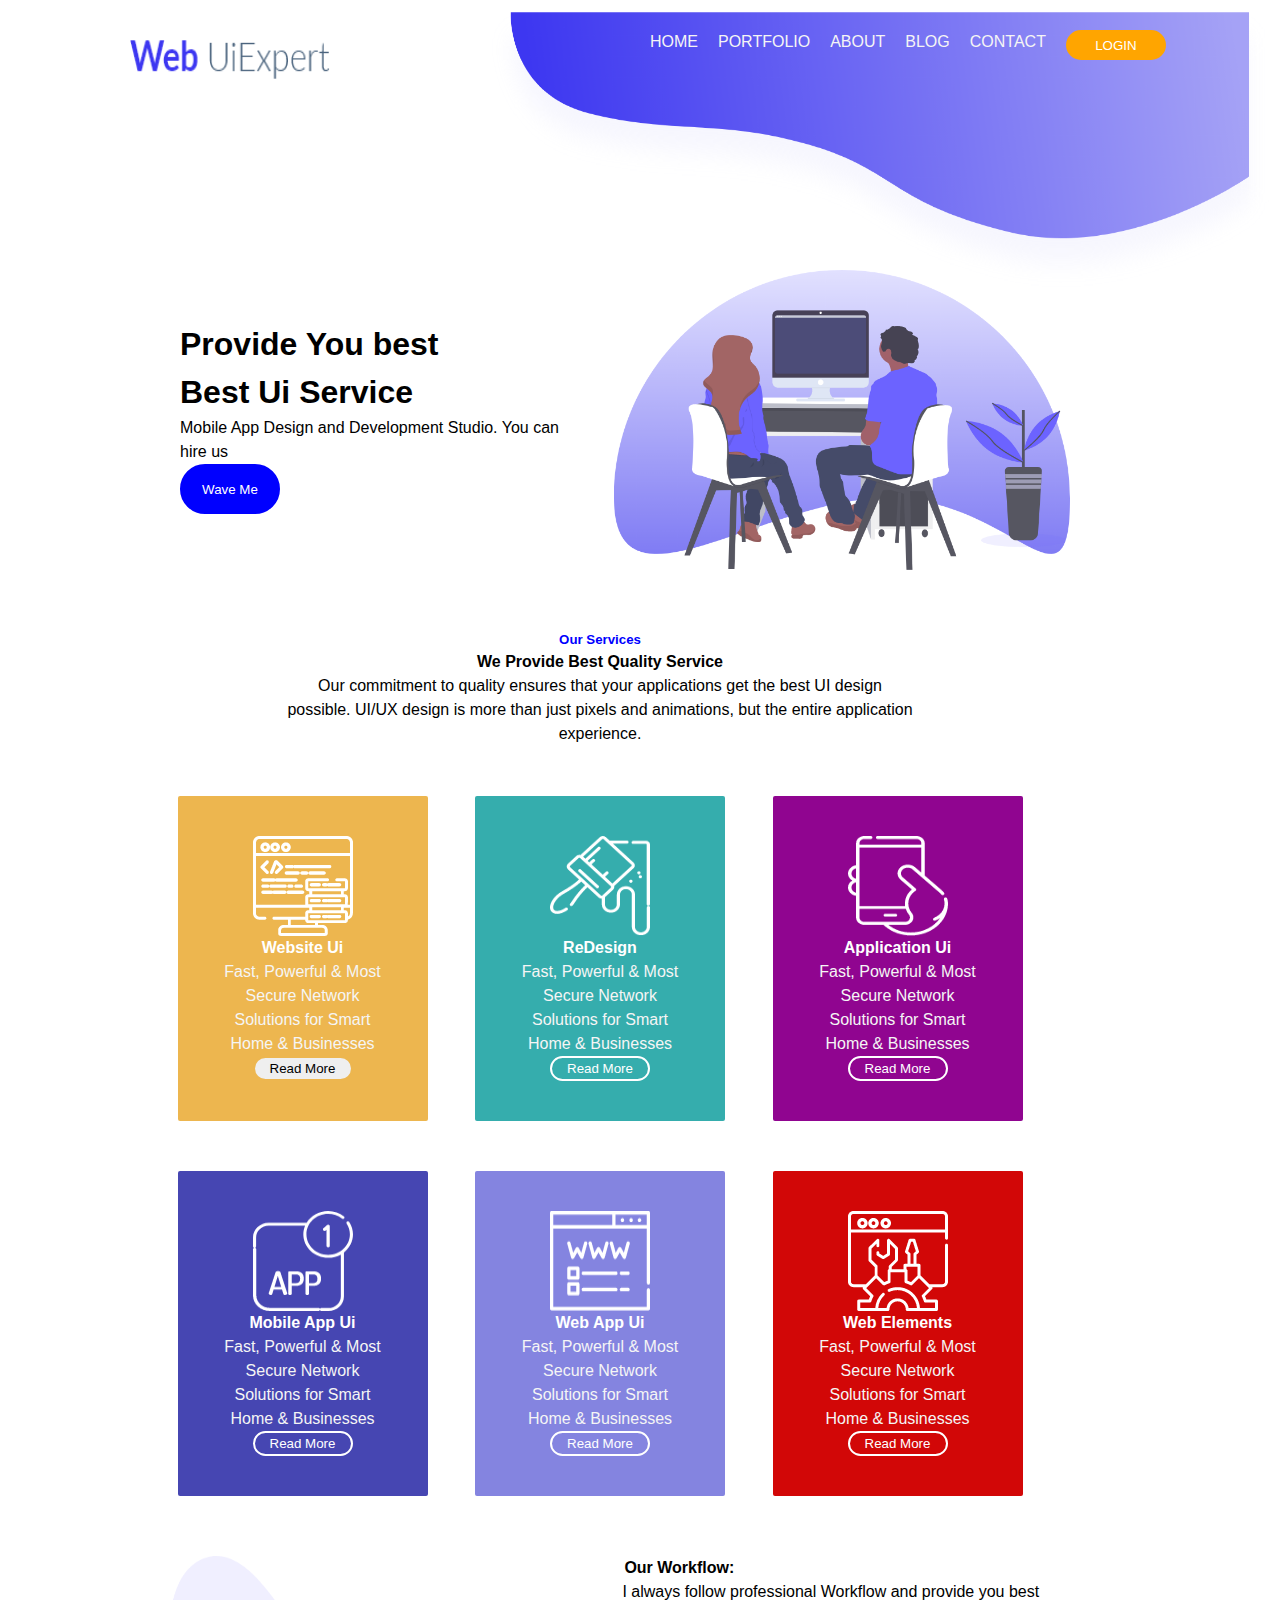
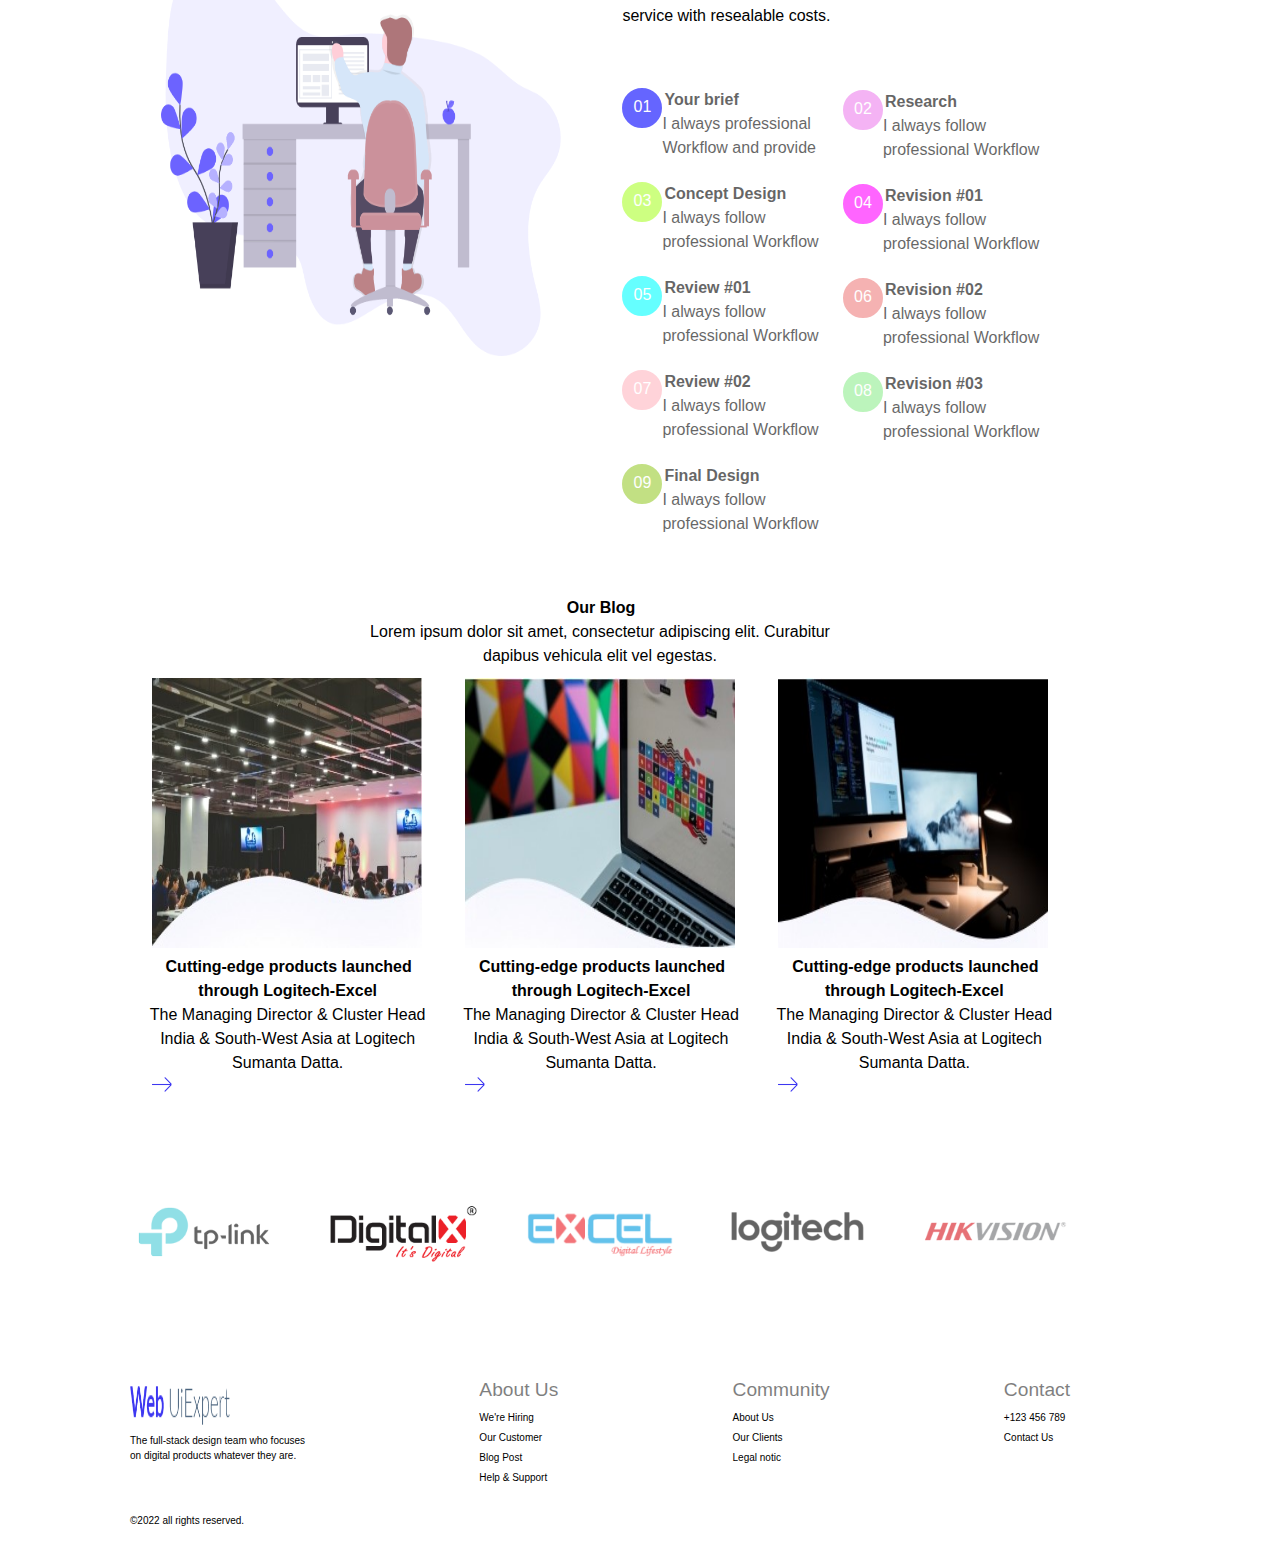
<file: index.html>
<!DOCTYPE html>
<html lang="en">
  <head>
    <meta charset="UTF-8" />
    <meta http-equiv="X-UA-Compatible" content="IE=edge" />
    <meta name="viewport" content="width=device-width, initial-scale=1.0" />
  <title>Design</title>
  </head>
  <link rel="stylesheet" href="index.css" />
  <body>
       <div class="container">
        <nav class="navbar">
        <img src="logos/Web UiExpert.png" alt=" web UiExpert logo" width="200px" height="50px">
        <ul>
          <li class="nav">HOME</li>
          <li class="nav">PORTFOLIO</li>
          <li class="nav">ABOUT</li>
          <li class="nav">BLOG</li>
          <li class="nav">CONTACT</li>
          <li class="nav"><button>LOGIN</button></li>
        </ul>
        <img class="naimg" src="images/Path 1361.png" alt="nav bar image" width="800px" height="300px">
        </nav>
      </div>
      <div class="container">
      <section class="section">
        <div class="main">
        <h1>Provide You best<br>
             Best Ui Service</h1>
        <p>Mobile App Design and Development Studio. You can hire us</p>
        <p><button>Wave Me</button></p>
        </div>
        <img src="images/undraw_pair_programming_njlp.png" alt="undraw_pair_programming image" width="500px" height="300px">
      </section>
      </div>
      <div class="container">
        <div class="cent">
        <div class="service">
          <h5>Our Services</h6>
          <h4>We Provide Best Quality Service</h4>
          <p>Our commitment to quality ensures that your applications get the best UI design <br>   
            possible. UI/UX design is more than just pixels and animations, but the entire application <br> 
            experience.</p>
        </div>
        <div class="boxes">
          <div class="box1">
            <img src="icons/Website-Ui.png" alt="Website-Ui image" width="100px" height="100px">
            <h4>Website Ui</h4>
            <p>Fast, Powerful & Most Secure Network <br> 
              Solutions for Smart Home & Businesses</p>
            <p><button>Read More</button></p>
          </div>
          <div class="box2">
            <img src="icons/ReDesign.png" alt=" ReDesign image" width="100px" height="100px">
            <h4>ReDesign</h4>
            <p>Fast, Powerful & Most Secure Network <br>
              Solutions for Smart Home & Businesses</p>
             <p><button>Read More</button></p> 
          </div>
          <div class="box3">
            <img src="icons/application-Ui.png" alt=" application-Ui image" width="100px" height="100px">
            <h4>Application Ui</h4>
            <p>Fast, Powerful & Most Secure Network <br> 
              Solutions for Smart Home & Businesses</p>
             <p><button>Read More</button></p> 
          </div>
          <div class="box4">
            <img src="icons/mobile-app-ui.png" alt="mobile-app-ui image" width="100px" height="100px">
            <h4>Mobile App Ui</h4>
            <p>Fast, Powerful & Most Secure Network <br> 
              Solutions for Smart Home & Businesses</p>
            <p><button>Read More</button></p>
          </div>
          <div class="box5">
            <img src="icons/web-app-ui.png" alt="web-app-ui image" width="100px" height="100px">
            <h4>Web App Ui</h4>
            <p>Fast, Powerful & Most Secure Network <br> 
              Solutions for Smart Home & Businesses</p>
            <p><button>Read More</button></p>
            </div>
          <div class="box6">
            <img src="icons/web-elements.png" alt="web Elements image" width="100px" height="100px">
            <h4>Web Elements</h4>
            <p>Fast, Powerful & Most Secure Network <br> 
              Solutions for Smart Home & Businesses</p>
              <p><button >Read More</button></p>
          </div>
        </div>
        </div>
      </div>
      <div class="container">
        <div class="workflow">
          <div>
          <img src="images/undraw_social_networking_nqk4.png" alt="undraw_social_networking_nqk4" width="400px" height="400px">
          </div>
          <div class="flow">
          <div>
          <p><strong>Our Workflow:</strong></p>
          <p>I always follow professional Workflow and provide you best <br> 
            service with resealable costs.</p>
          </div>
          <div class="num">
           <div class="num1">
          <p class="circle1">01</p>
          <p><strong>Your brief</strong><br>
            I always professional <br> 
            Workflow and provide</p>
            </div>
            <div class="num2">
            <p class="circle2">02</p>
            <p><strong>Research</strong><br>
              I always follow <br>
              professional Workflow</p>
              </div>
              <div class="num3">
              <p class="circle3">03</p>
            <p><strong>Concept Design</strong><br>
            I always follow <br>
              professional Workflow</p>
              </div>
              <div class="num4">
              <p class="circle4">04</p>
              <p><strong>Revision #01</strong> <br>
              I always follow <br>
                professional Workflow</p>
                </div>
                <div class="num5">
                <p class="circle5">05</p>
               <p><strong>Review #01</strong> <br>  
                I always follow <br>
                  professional Workflow</p>
                </div>
                <div class="num6">
                  <p class="circle6">06</p>
                 <p> <strong>Revision #02</strong> <br>
                  I always follow <br>
                    professional Workflow</p>
                  </div>
                  <div class="num7">
                    <p class="circle7">07</p>
                   <p> <strong>Review #02</strong> <br>
                    I always follow <br>
                      professional Workflow</p>
                      </div>
                      <div class="num8">
                      <p class="circle8">08</p>
                     <p> <strong>Revision #03</strong> <br>
                      I always follow <br>
                        professional Workflow</p>
                     </div>
                        <div class="num9" >
                        <p class="circle9">09</p>
                       <p> <strong>Final Design</strong><br>
                        I always follow <br>
                          professional Workflow</p>
                          </div>
                          </div> 
                    </div>
                </div>
              </div>
           </div>
      </div>
      <div class="container">
      <div class="blog">
        <p><strong>Our Blog</strong><br>
          Lorem ipsum dolor sit amet, consectetur adipiscing elit. Curabitur<br> 
dapibus vehicula elit vel egestas.</p>
          <div class="cut">
            <div>
              <img src="images/md-duran-628447-unsplash.jpg" alt="md-duran-628447-unsplash image" width="270px" height="270px">
              <p><strong>Cutting-edge products launched through Logitech-Excel</strong><br>
                The Managing Director & Cluster Head India
                & South-West Asia at Logitech Sumanta 
                Datta.
              </p>
              <img class="arrow" src="icons/arrow.png" alt=" arrow image" >
            </div>
            <div>
              <img src="images/nordwood-themes-387855-unsplash.jpg" alt="nordwood-themes-387855-unsplash" width="270px" height="270px">
              <p><strong>Cutting-edge products launched through Logitech-Excel</strong> <br>
                The Managing Director & Cluster Head India  
                & South-West Asia at Logitech Sumanta  
                Datta.
              </p>
              <img class="arrow" src="icons/arrow.png" alt="arrow image">
            </div>
            <div>
              <img src="images/lee-campbell-106610-unsplash.jpg" alt="lee-campbell-106610-unsplash" width="270px" height="270px">
              <p><strong>Cutting-edge products launched through Logitech-Excel</strong> <br>
                The Managing Director & Cluster Head India
                & South-West Asia at Logitech Sumanta
                Datta.
              </p>
              <img class="arrow" src="icons/arrow.png" alt="arrow image">
            </div>
          </div>
         </div> 
      </div>
      <div class="container">
        <div class="last">
          <div>
          <img src="logos/tp-link.png" alt="tplink image">
          </div>
          <div>
            <img src="logos/digital-x-logo.png" alt="digital-x-logo">
          </div>
          <div>
            <img src="logos/excel-brand-logo.png" alt="excel-brand-logo">
          </div>
          <div>
            <img src="logos/Logitech-logo-300x300.png" alt="Logitech-logo-300x300">
          </div>
          <div>
            <img src="logos/hikvison.png" alt="hikvision">
          </div>
        </div>
      </div>
      <div class="container">
        <div class="final">
         <div>
          <img src="logos/Web UiExpert.png" alt="web UiExpert" width="200px" height="100px">
          <p>The full-stack design team who focuses<br> 
            on digital products whatever they are.
          </p>
         <p class="cpy">&copy;2022 all rights reserved.</p>
         </div>
         <div>
          <ul>
            <li class="hed">About Us</li>
            <li class="ted">We're Hiring</li>
            <li class="ted">Our Customer</li>
            <li class="ted">Blog Post</li>
            <li class="ted">Help & Support</li>
          </ul>
         </div>
         <div>
          <ul>
            <li class="hed">Community</li>
            <li class="ted">About Us</li>
            <li class="ted">Our Clients</li>
            <li class="ted">Legal notic</li>
          </ul>
         </div>
         <div>
          <ul>
            <li class="hed">Contact</li>
            <li class="ted">+123 456 789</li>
            <li class="ted">Contact Us</li>
          </ul>
         </div>
        </div>
      </div>
  </body>
</html>
</file>
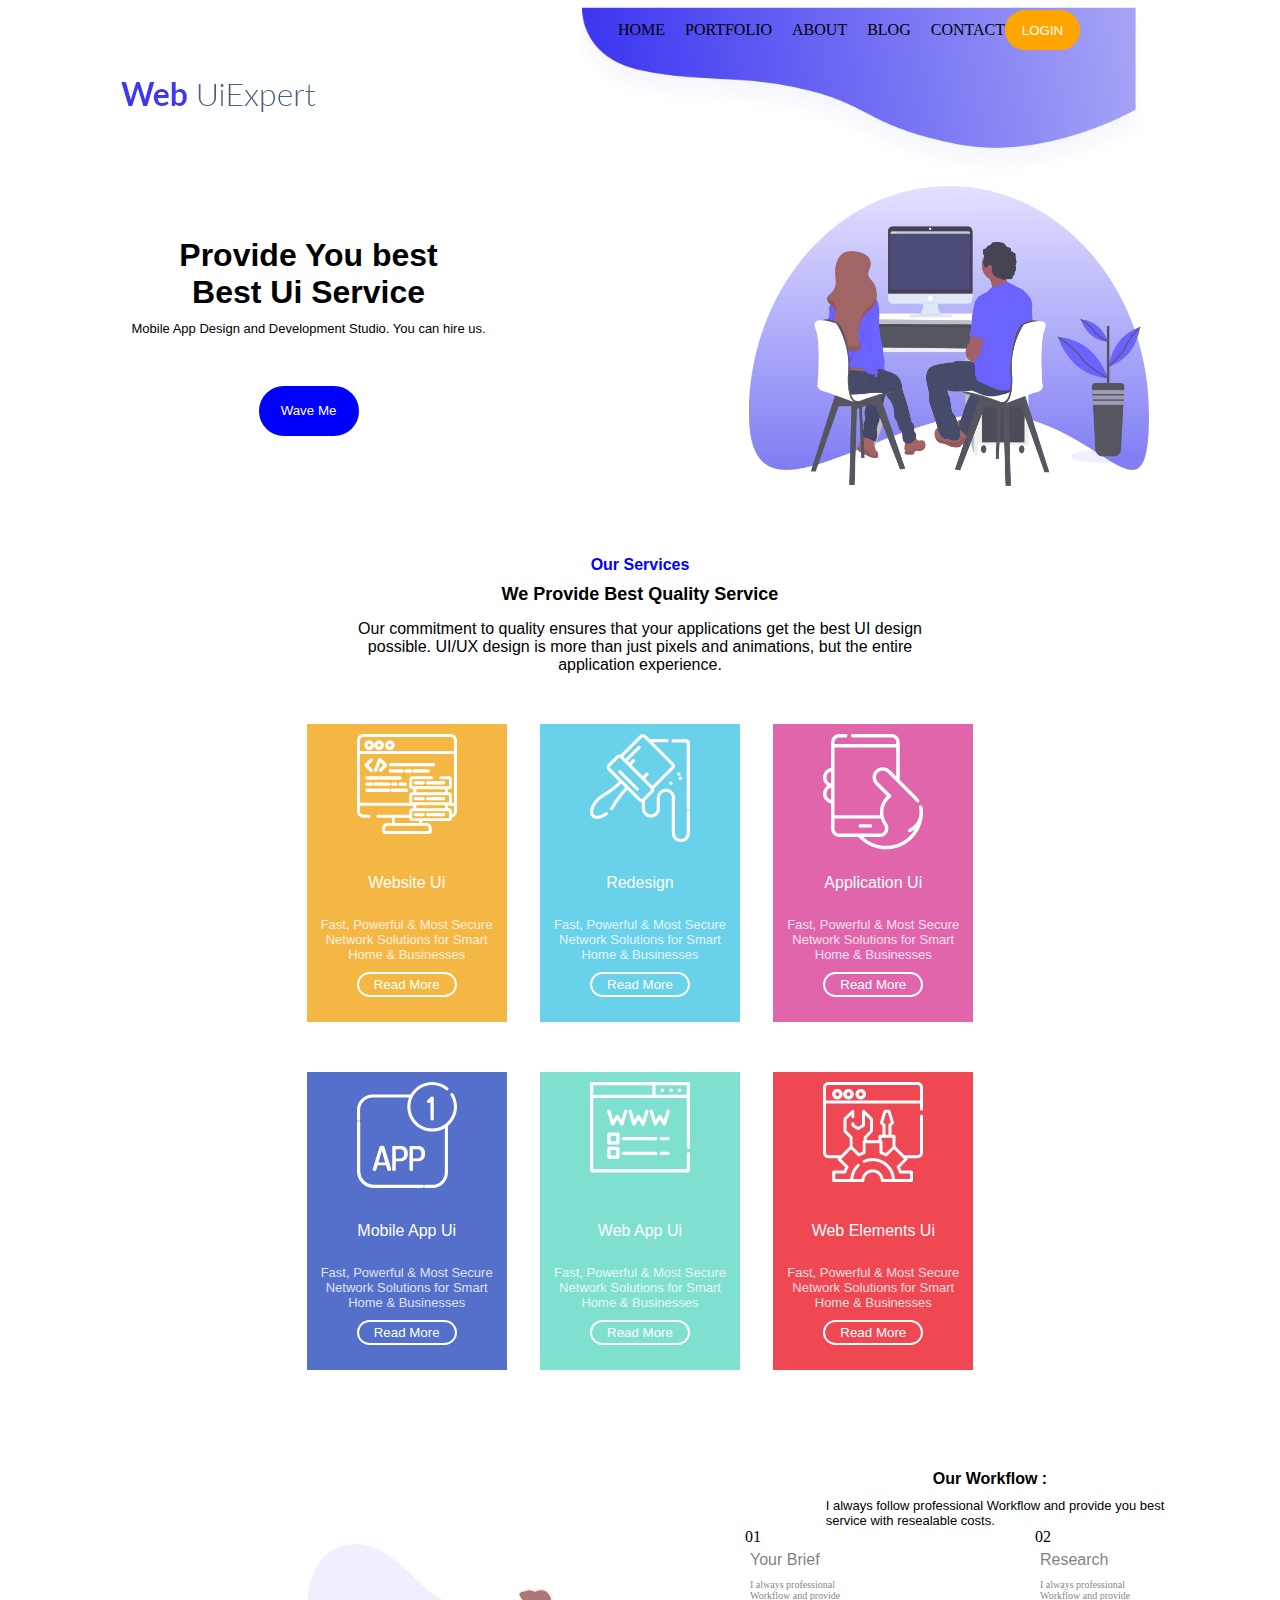
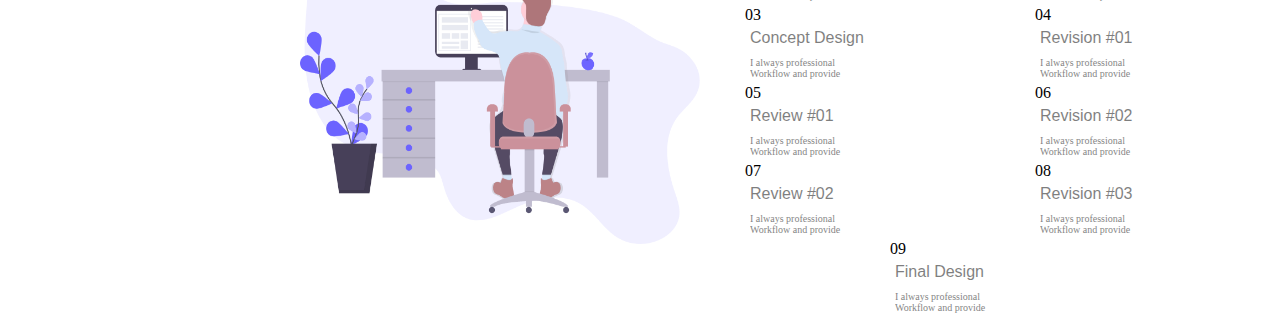
<file: bem.html>
<!DOCTYPE html>
<html lang="en">
  <head>
    <meta charset="UTF-8" />
    <meta http-equiv="X-UA-Compatible" content="IE=edge" />
    <meta name="viewport" content="width=device-width, initial-scale=1.0" />
    <title>WebUiExpert</title>
  </head>
  <link rel="stylesheet" href="bem.css" />
  <body>
    <div class="container">
    <nav class="navbar">
            <img class="navbar__logo" src="logos/Web UiExpert.png" alt="WebUiExpert image">
            <ul class="navbar__nav">
                <li class="navbar__items">HOME</li>
                <li class="navbar__items">PORTFOLIO</li>
                <li class="navbar__items">ABOUT</li>
                <li class="navbar__items">BLOG</li>
                <li class="navbar__items">CONTACT</li>
                <button class="navbar__items--button">LOGIN</button>
            </ul>
            <img class="navbar__pathimg" src="images/Path 1361.png" alt="Path image">
        </nav>
        </div>
        <div class="container">
            <div class="start">
                <div class="start__content">
                <h1 class="start__head">Provide You best<br>
                    Best Ui Service</h1>
                <p class="start__paragraph">
                    Mobile App Design and Development Studio. You can hire us.
                </p>
                <button class="start__button">Wave Me</button>         
                </div>
                    <img class="start__image" src="images/undraw_pair_programming_njlp.png" alt="undraw_pair_programming_njlp">
            </div>
        </div>
        <div class="container">
        <div class="service">
            <h4 class="service__heading">
                Our Services
            </h4>
            <p class="service__sub">We Provide Best Quality Service</p>
            <p class="service__paragraph">Our commitment to quality ensures that your applications get the best UI design
                possible. UI/UX design is more than just pixels and animations, but the entire application
                experience.</p>
        </div>    
      <section class="card">  
      <div class="card__color--peach">
        <div class="card__image">
          <img src="icons/Website-Ui.png" alt="Website-Ui image" />
        </div>
        <p class="card__head">Website Ui</p>
        <p class="card__content">
          Fast, Powerful & Most Secure Network Solutions for Smart Home &
          Businesses
        </p>
        <button class="card__button">Read More</button>
      </div>
      <div class="card__color--aqua">
        <div class="card__image">
          <img src="icons/ReDesign.png" alt="ReDesign image" />
        </div>
        <p class="card__head">Redesign</p>
        <p class="card__content">
          Fast, Powerful & Most Secure Network Solutions for Smart Home &
          Businesses
        </p>
        <button class="card__button">Read More</button>
      </div>
      <div class="card__color--pink">
        <div class="card__image">
          <img src="icons/application-Ui.png" alt="application-Ui image" />
        </div>
        <p class="card__head">Application Ui</p>
        <p class="card__content">
          Fast, Powerful & Most Secure Network Solutions for Smart Home &
          Businesses
        </p>
        <button class="card__button">Read More</button>
      </div>
      <div class="card__color--blue">
        <div class="card__image">
          <img src="icons/mobile-app-ui.png" alt="mobile-app-ui image" />
        </div>
        <p class="card__head">Mobile App Ui</p>
        <p class="card__content">
          Fast, Powerful & Most Secure Network Solutions for Smart Home &
          Businesses
        </p>
        <button class="card__button">Read More</button>
      </div>
      <div class="card__color--green">
        <div class="card__image">
          <img src="icons/web-app-ui.png" alt="web-app-ui image" />
        </div>
        <p class="card__head">Web App Ui</p>
        <p class="card__content">
          Fast, Powerful & Most Secure Network Solutions for Smart Home &
          Businesses
        </p>
        <button class="card__button">Read More</button>
      </div>
      <div class="card__color--red">
        <div class="card__image">
          <img src="icons/web-elements.png" alt="web-elements image" />
        </div>
        <p class="card__head">Web Elements Ui</p>
        <p class="card__content">
          Fast, Powerful & Most Secure Network Solutions for Smart Home &
          Businesses
        </p>
        <button class="card__button">Read More</button>
      </div>
    </section>
</div>
<div class="container">
  <div class="workflow">
    <img src="images/undraw_social_networking_nqk4.png" alt="undraw_social_networking_nqk4" class="workflow__image">
      <div class="workflow__con">
      <p class="workflow__heading">
        Our Workflow :
      </p>
      <p class="workflow__content">I always follow professional Workflow and provide you best<br> 
        service with resealable costs.</p>
    <div class="workflow__table">
      <div>
        <p class="workflow__circle--brief"> 01</p>
        <p class="workflow__text">Your Brief</p>
        <p class="workflow__thing">I always professional <br> 
          Workflow and provide</p>
      </div>
      <div>
        <p class="workflow__circle--research"> 02</p>
        <p class="workflow__text">Research</p>
        <p class="workflow__thing">I always professional <br>
          Workflow and provide</p>
      </div>
      <div>
        <p class="workflow__circle--design"> 03</p>
        <p class="workflow__text">Concept Design</p>
        <p class="workflow__thing">I always professional <br>
          Workflow and provide</p>
      </div>
      <div>
        <p class="workflow__circle--revone">04</p>
        <p class="workflow__text">Revision #01</p>
        <p class="workflow__thing">I always professional <br>
          Workflow and provide</p>
      </div>
      <div>
        <p class="workflow__circle--revione">05</p>
        <p class="workflow__text">Review #01</p>
        <p class="workflow__thing">I always professional <br>
          Workflow and provide</p>
      </div>
      <div>
        <p class="workflow__circle--revtwo">06</p>
        <p class="workflow__text">Revision #02</p>
        <p class="workflow__thing">I always professional <br>
          Workflow and provide</p>
      </div>
      <div>
        <p class="workflow__circle--revitwo">07</p>
        <p class="workflow__text">Review #02</p>
        <p class="workflow__thing">I always professional <br>
          Workflow and provide</p>
      </div>
      <div>
        <p class="workflow__circle--revthree">08</p>
        <p class="workflow__text">Revision #03</p>
        <p class="workflow__thing">I always professional <br>
          Workflow and provide</p>
      </div>
      <div>
        <p class="workflow__circle--final">09</p>
        <p class="workflow__text">Final Design</p>
        <p class="workflow__thing">I always professional <br>
          Workflow and provide</p>
      </div>
    </div>

  </body>
</html>
</file>
<file: index.css>
*
{
    box-sizing: border-box;
    margin:0;
    padding:0;
}
body
{
    line-height: 1.5;
    font-size: 16px;
}
ul{
    list-style-type: none;
}
.container{
    max-width: 1000px;
    margin:0px 0px 0px 100px;
    padding: 30px;
    font-family: sans-serif;
}
.container .navbar{
    display:flex;
    justify-content: space-between;
}

.container .navbar ul{
    display:flex;
    justify-content: space-between;
    flex-direction: row;
    color: whitesmoke;
    font-family: sans-serif;    
    padding-left: 300px;
    padding-bottom:150px;
}
.container .navbar .nav button{
    background-color:orange;
    border: 2px solid orange;
    color:white;
    width: 100px;
    height:30px;
    border-radius: 20px;

}
.nav{
    margin-left: 20px;
}
h1{
    font-weight: bold;
    font-size:xx-large;
}
/*.button{
    border: 2px solid blue;
    width: 100px;
    text-align: center;
    border-radius: 20%;
    background-color: blue;
    border-left-style:initial ;
    border-right-style:inherit ;
}*/
.container .section{
    display:flex; 
    justify-content: space-between;
}
.container .section .main{
    display:flex;
    flex-direction: column; 
    padding: 50px;
}
.container .section .main{
    font-family: sans-serif;
}
.container .section .main p button{
    width: 100px;
    height:50px;
    border: 2px solid blue;
    background-color: blue;
    color: white;
    border-radius: 50px;
}
.container .cent .boxes h4{
    color: white;
}
.container .cent .boxes p button{
    width: 100px;
    height:25px;
    border-radius: 50px;
}   
.container .cent .boxes{
    display:flex;
    justify-content: space-evenly;
}
.container .section img{
    display: flex;
    align-items: flex-start;
}
.container .service{
    text-align: center;
}
.container .cent{
    display:flex;
    flex-direction: column;
    justify-content: center;
}
.container .service h5{
    color: blue;
}
.container .boxes{
    display:flex;
    flex-wrap: wrap;
    justify-content:space-around;    
}
.container .boxes .box1{
    display: flex;
    justify-content: center;
    flex-direction: column;
    width:250px;
    color: whitesmoke;
    text-align: center;
    margin: 50px 0 ;
    padding: 40px;
    background-color: rgb(237, 182, 79);
    align-items: center;
    border-radius: 2px;
}
.container .cent .boxes .box1 p button{
    border: 2px solid rgb(237, 182, 79);
}
.container .boxes .box2{
    display: flex;
    justify-content: center;
    flex-direction: column;
    width:250px;
    color: whitesmoke;
    text-align: center;
    margin:50px 0;
    padding: 40px;
    background-color: rgb(53, 173, 173);
    align-items: center;
    border-radius: 2px;
}
.container .cent .boxes .box2 p button{
    border: 2px solid white;
    background-color:transparent;
    color: white;
}
.container .boxes .box3{
    display: flex;
    justify-content: center;
    flex-direction: column;
    width:250px;
    color: whitesmoke;
    text-align: center;
    padding: 40px;
    margin: 50px 0 50px 0;
    background-color: rgb(144, 5, 144);
    align-items: center;
    border-radius: 2px;
}
.container .cent .boxes .box3 p button{
    border: 2px solid white;
    background-color: transparent;
    color: white;
}
.container .boxes .box4{
    display: flex;
    justify-content: center;
    flex-direction: column;
    width:250px;
    padding: 40px;
    color: whitesmoke;
    text-align: center;
    background-color:rgb(70, 70, 178);
    align-items: center;
    border-radius: 2px;
}
.container .cent .boxes .box4 p button{
    border: 2px solid white;
    background-color: transparent;
    color: white;
}
.container .boxes .box5{
    display: flex;
    justify-content: center;
    flex-direction: column;
    width:250px;
    padding: 40px;
    color: whitesmoke;
    text-align: center;
    background-color: rgb(132, 132, 224);
    align-items: center;
    border-radius: 2px;
}
.container .cent .boxes .box5 p button{
    border: 2px solid white;
    background-color: transparent;
    color: white;
}
.container .boxes .box6{
    display: flex;
    justify-content: center;
    flex-direction: column;
    width:250px;
    padding:40px;
    color: whitesmoke;
    text-align: center;
    background-color: rgb(210, 7, 7);
    align-items: center;
    border-radius: 2px;
}
.container .cent .boxes .box6 p button{
    border: 2px solid white;
    background-color: transparent;
    color: white;
}
.container .service .boxes{
    background-color: gainsboro;
}
.container .workflow{
    display:flex;
    justify-content: space-around;
}

.container .naimg{
    position:absolute;
    top:0px;
    right:0px;
    z-index: -5;
}

.container .workflow .flow .num{
    display:flex;
    flex-direction: column;
    padding-top: 40px;
    opacity:0.6;
}
.container .workflow .flow .num .num1{
   display: flex;
   margin-top: 20px;
}
.container .workflow .flow .num .num2{
    display: flex;
    align-self: flex-end;
    margin-top: -70px;
}
.container .workflow .flow .num .num3{
   display:flex;
   margin-top: 20px;
}
.container .workflow .flow .num .num4{
   display: flex;
   align-self: flex-end;
   margin-top: -70px;
}
.container .workflow .flow .num .num5{
   display: flex;
   margin-top: 20px;
}
.container .workflow .flow .num .num6{
    display: flex;
    align-self: flex-end;
    margin-top: -70px;
}
.container .workflow .flow .num .num7{
    display: flex;
    margin-top:20px;

}
.container .workflow .flow .num  .num8{
   display: flex;
   align-self: flex-end;
   margin-top: -70px;
    
}
.container .workflow .flow .num .num9{
    display:flex;
    margin-top: 20px;
}
.container .workflow .flow .num .num1 .circle1{
    border: 2px solid blue;
    border-radius: 50px;
    height: 40px;
    width: 40px;
    padding:5px;
    text-align: center;
    color: white;
    background-color: blue;
}
.container .workflow .flow .num .num2 .circle2{
    border: 2px solid violet;
    border-radius: 50px;
    height: 40px;
    width: 40px;
    padding:5px;
    text-align: center;
    color: white;
    background-color: violet;
}
.container .workflow .flow .num .num3 .circle3{
    border: 2px solid greenyellow;
    border-radius: 50px;
    height: 40px;
    width: 40px;
    padding:5px;
    text-align: center;
    color: white;
    background-color: greenyellow;
}
.container .workflow .flow .num .num4 .circle4{
    border: 2px solid magenta;
    border-radius: 50px;
    height: 40px;
    width: 40px;
    padding:5px;
    text-align: center;
    color: white;
    background-color: magenta;
}
.container .workflow .flow .num .num5 .circle5{
    border: 2px solid aqua;
    border-radius: 50px;
    height: 40px;
    width: 40px;
    padding:5px;
    text-align: center;
    color: white;
    background-color: aqua;
}
.container .workflow .flow .num .num6 .circle6{
    border: 2px solid lightcoral;
    border-radius: 50px;
    height: 40px;
    width: 40px;
    padding:5px;
    text-align: center;
    color: white;
    background-color: lightcoral;
}
.container .workflow .flow .num .num7 .circle7{
    border: 2px solid lightpink;
    border-radius: 50px;
    height: 40px;
    width: 40px;
    padding:5px;
    text-align: center;
    color: white;
    background-color: lightpink;
}
.container .workflow .flow .num .num8 .circle8{
    border: 2px solid lightgreen;
    border-radius: 50px;
    height: 40px;
    width: 40px;
    padding:5px;
    text-align: center;
    color: white;
    background-color:lightgreen;
}
.container .workflow .flow .num .num9 .circle9{
    border: 2px solid yellowgreen;
    border-radius: 50px;
    height: 40px;
    width: 40px;
    padding:5px;
    text-align: center;
    color: white;
    background-color: yellowgreen;
}
.blog{
    text-align: center;
}
.container .blog .cut{
    display: flex;
    justify-content:space-between ;
    margin:10px 0px 0px 0px;
}
.container .blog .cut p,strong{
    text-align:center;
    margin-left: 2px;
}
.blog .cut .arrow{
    width: 20px;
    margin-left:-250px;
}
.container .last img{
    width:150px;
    height: 150px;
}
.container .last{
    display:flex;
    justify-content: space-between;
}
.container .final{
    display:flex;
    flex-direction: row;
    justify-content: space-between;
}
.container .final p{
    font-size:  10px;
}
.container .final img{
    width:100px;
    height:50px;
}
.container .final .hed{
    font-size: larger;
    opacity:0.5;
}
.container .final .ted{
    font-size: 10px;
    margin-top: 5px;
}
.container .final .cpy{
    padding-top: 50px;
}
</file>
<file: bem.css>
*{
    box-sizing: border-box;
    margin:auto;
    padding: 0;
}
.container{
    margin:auto;
    width: auto;
}
.navbar{
    display: flex;
}

.navbar__pathimg{
    width:600px;
    padding-left:0px;
    z-index: -5;
}
.navbar__nav{
    list-style-type: none;
    display: flex;
    justify-content: space-between;
    position:absolute;
    right:200px;
    top:10px;
}
.navbar__items{
    padding-left: 20px;
}
.navbar__items--button{
    border: 2px solid orange;
    width: 75px;
    height:40px;
    border-radius: 50px;
    background-color: orange;
    color:white;
}
.start{
    display:flex;
    justify-content: center;
}
.start__image{
    width:400px;
    height:300px;
}
.start__content{
    text-align: center;
    font-family: sans-serif;
}
.start__head{
    font-size: xx-large;   
}
.start__paragraph{
    margin-top: 10px;
    margin-bottom: 50px;
    font-size: small;
}
.start__button{
    border: 2px solid blue;
    width: 100px;
    height:50px;
    border-radius: 50px;
    background-color: blue;
    color:white;
}

.service{
    display: flex;
    flex-direction: column;
    text-align: center;
    font-family: sans-serif;
    padding-top: 70px;

}
.service__heading{
    padding-bottom:10px ;
    color: blue;
}
.service__sub{
    font-weight: bold;
    font-size: large;
    padding-bottom: 10px;
}
.service__paragraph{
    padding-top:5px;
    width:600px;
    padding-bottom: 50px;
}
.card{
    display:flex;
    flex-wrap: wrap;
    justify-content: space-between;
    width:700px;
    border-radius:2px;
    
}
.card__head{
    text-align: center;
    font-family: sans-serif;
    font-size:bold;
    margin-top: 50px;
    color:white;
}
.card__content{
    width:200px;
    text-align: center;
    font-family: sans-serif;
    font-size: small;
    opacity:0.8;
    padding:25px 0px 10px 0px;
    color:white;
}
.card__image{
    width: 100px;
    height: 100px;
    padding-top: 10px;
}
.card__button{
    margin-left:50px;
    margin-bottom: 25px;
    border: 2px solid white;
    background-color: transparent;
    width: 100px;
    height:25px;
    border-radius: 25px;
    color:white;

    
}
.card__color--peach{
    background-color: rgb(245, 183, 67);
}
.card__color--aqua{
    background-color: rgb(105, 209, 233);
}
.card__color--pink{
    background-color: rgb(225, 101, 170);
}
.card__color--blue{
    background-color: rgb(84, 112, 202);
    margin-top: 50px;
}
.card__color--green{
    background-color: rgb(128, 224, 208);
    margin-top: 50px;
}
.card__color--red{
    background-color: rgb(239, 72, 83);
    margin-top: 50px;
}
.workflow{
    display : flex;    
    padding-top: 100px;
}

.workflow__con{
    display: flex;
    flex-direction: column;
}
.workflow__content{
font-family: sans-serif;
font-size: small;
padding-left: 10px;
}
.workflow__heading{
padding-bottom: 10px;
font-family: sans-serif;
font-weight: bold;
}
.workflow__table{
    display:flex;
    flex-direction: row;
    flex-wrap: wrap;
}
.workflow__thing{
    width:200px;
    font-size: 10px;
    opacity:0.5;
    padding:5px;
}
.workflow__text{
    font-family: sans-serif;
    font-size: bold;
    padding:5px;
    opacity:0.5;
}
.workflow__image{
    margin-left: 300px;
     width:400px;
     height:300px;
}
.blog{
    padding-top: 50px;
}
</file>
